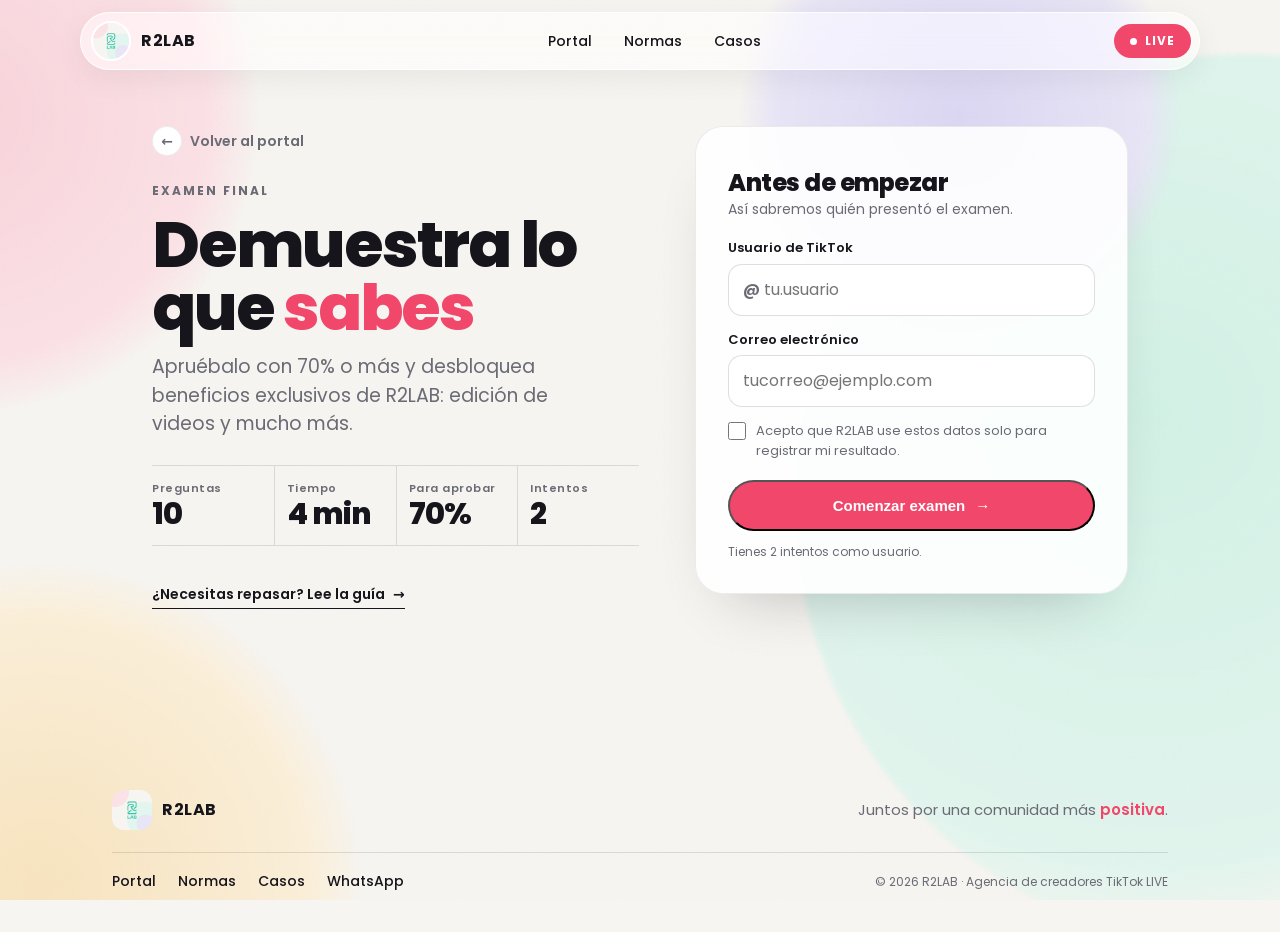
<file: examen.html>
<!DOCTYPE html>
<html lang="es" class="no-js">
<head>
  <meta charset="UTF-8">
  <meta name="viewport" content="width=device-width, initial-scale=1.0">
  <title>Examen final · R2LAB</title>
  <meta name="description" content="Examen final para creadores R2LAB: 10 preguntas en 4 minutos sobre normas de TikTok LIVE. Apruébalo con 70% o más y desbloquea beneficios exclusivos.">
  <meta name="theme-color" content="#F7F5F1">
  <link rel="canonical" href="https://r2lab-creadores.vercel.app/examen">
  <meta property="og:type" content="website">
  <meta property="og:site_name" content="R2LAB">
  <meta property="og:url" content="https://r2lab-creadores.vercel.app/examen">
  <meta property="og:title" content="Examen final · R2LAB">
  <meta property="og:description" content="10 preguntas. Apruébalo con 70% o más y desbloquea beneficios exclusivos.">
  <meta property="og:image" content="https://r2lab-creadores.vercel.app/img/og-image.jpg">
  <meta property="og:image:width" content="1200">
  <meta property="og:image:height" content="630">
  <meta name="twitter:card" content="summary_large_image">
  <link rel="icon" type="image/png" href="img/favicon.png">
  <link rel="apple-touch-icon" href="img/apple-touch-icon.png">
  <link rel="preconnect" href="https://fonts.googleapis.com">
  <link rel="preconnect" href="https://fonts.gstatic.com" crossorigin>
  <link href="https://fonts.googleapis.com/css2?family=Poppins:wght@400;500;600;700;800&display=swap" rel="stylesheet">
  <link rel="stylesheet" href="style.css">
  <link rel="stylesheet" href="examen.css">
  <script>document.documentElement.classList.replace("no-js", "js");try{if(sessionStorage.getItem("r2-curtain")==="1"&&!matchMedia("(prefers-reduced-motion: reduce)").matches)document.documentElement.classList.add("pc-arrive")}catch(e){}</script>
</head>
<body class="page-examen">
  <div class="bg" aria-hidden="true">
    <span class="blob b-mint" data-depth="0.6"></span>
    <span class="blob b-lav" data-depth="1.2"></span>
    <span class="blob b-pink" data-depth="0.9"></span>
    <span class="blob b-cream" data-depth="0.4"></span>
    <div class="grain"></div>
  </div>

  <header class="nav">
    <a class="brand" href="index.html" aria-label="Volver al portal R2LAB">
      <img src="img/logo-badge.png" alt="" width="44" height="44">
      <span>R2LAB</span>
    </a>
    <nav class="nav-links" aria-label="Portal">
      <a href="index.html">Portal</a>
      <a href="normas.html">Normas</a>
      <a href="casos.html">Casos</a>
    </nav>
    <div class="nav-right">
      <span class="live"><i></i>LIVE</span>
    </div>
  </header>

  <main class="exam-wrap">

    <!-- 1 · PRESENTACIÓN Y REGISTRO -->
    <section class="screen" id="s-intro" aria-labelledby="t-intro">
      <div class="intro-grid">
        <div class="intro-copy">
          <a class="back-link" href="index.html#examen"><span>←</span> Volver al portal</a>
          <span class="label">Examen final</span>
          <h1 id="t-intro">Demuestra lo que <em>sabes</em></h1>
          <p class="lead">Apruébalo con 70% o más y desbloquea beneficios exclusivos de R2LAB: edición de videos y mucho más.</p>

          <dl class="facts">
            <div><dt>Preguntas</dt><dd>10</dd></div>
            <div><dt>Tiempo</dt><dd>4 min</dd></div>
            <div><dt>Para aprobar</dt><dd>70%</dd></div>
            <div><dt>Intentos</dt><dd>2</dd></div>
          </dl>

          <div class="topics">
            <a class="t-link" href="normas.html">¿Necesitas repasar? Lee la guía <span>→</span></a>
          </div>
        </div>

        <form class="card start-form" id="start-form" novalidate>
          <h2>Antes de empezar</h2>
          <p class="f-sub">Así sabremos quién presentó el examen.</p>
          <label class="field">
            <span>Usuario de TikTok</span>
            <div class="input at"><b>@</b><input id="f-user" name="usuario" type="text" autocomplete="username" placeholder="tu.usuario" required maxlength="40" spellcheck="false" autocapitalize="off"></div>
            <small class="err" id="e-user"></small>
          </label>
          <label class="field">
            <span>Correo electrónico</span>
            <div class="input"><input id="f-mail" name="correo" type="email" autocomplete="email" placeholder="tucorreo@ejemplo.com" required maxlength="80"></div>
            <small class="err" id="e-mail"></small>
          </label>
          <label class="check">
            <input id="f-ok" type="checkbox" required>
            <span>Acepto que R2LAB use estos datos solo para registrar mi resultado.</span>
          </label>
          <small class="err" id="e-ok"></small>
          <button class="btn btn-coral start-btn" type="submit">Comenzar examen <span>→</span></button>
          <p class="f-note">Tienes 2 intentos como usuario.</p>
        </form>
      </div>
    </section>

    <!-- 2 · PREGUNTAS -->
    <section class="screen" id="s-quiz" hidden aria-live="polite">
      <div class="quiz-top">
        <span class="q-count"><b id="q-num">1</b> / <span id="q-total">10</span></span>
        <div class="q-bar" aria-hidden="true"><span id="q-bar"></span></div>
        <span class="q-timer" id="q-timer" role="timer" aria-label="Tiempo restante">4:00</span>
        <span class="q-user" id="q-user"></span>
      </div>
      <div class="card q-card" id="q-card">
        <span class="q-topic" id="q-topic"></span>
        <h2 class="q-text" id="q-text"></h2>
        <div class="q-opts" id="q-opts" role="group"></div>
        <div class="q-actions">
          <span class="q-hint" id="q-hint">Elige una respuesta</span>
          <button class="btn btn-dark" id="q-next" type="button" disabled>Siguiente <span>→</span></button>
        </div>
      </div>
    </section>

    <!-- 3 · RESULTADO -->
    <section class="screen" id="s-result" hidden>
      <div class="card result">
        <div class="r-gauge" aria-hidden="true">
          <svg viewBox="0 0 200 200"><circle class="g-track" cx="100" cy="100" r="84"/><circle class="g-bar" id="r-bar" cx="100" cy="100" r="84"/></svg>
          <div class="r-val"><div><strong id="r-score">0</strong><span>%</span></div><small id="r-correct"></small></div>
        </div>
        <div class="r-copy">
          <span class="r-badge" id="r-badge"></span>
          <h2 id="r-title"></h2>
          <p id="r-msg"></p>
          <div class="r-actions" id="r-actions"></div>
          <p class="r-meta" id="r-meta"></p>
        </div>
      </div>
      <div class="review" id="review" hidden>
        <h3>Temas para repasar</h3>
        <ol id="review-list"></ol>
      </div>
    </section>

    <!-- 4 · SIN INTENTOS -->
    <section class="screen" id="s-blocked" hidden>
      <div class="card result blocked">
        <div class="r-copy">
          <span class="r-badge muted">Intentos agotados</span>
          <h2>Ya usaste tus 2 intentos</h2>
          <p id="b-msg"></p>
          <div class="r-actions" id="b-actions"></div>
        </div>
      </div>
    </section>
  </main>

  <footer class="footer">
    <div class="f-top">
      <a class="f-brand" href="index.html" aria-label="R2LAB inicio">
        <img src="img/logo-badge.png" alt="" width="40" height="40">
        <span>R2LAB</span>
      </a>
      <p class="f-motto">Juntos por una comunidad más <em>positiva</em>.</p>
    </div>
    <div class="f-bottom">
      <nav class="f-links" aria-label="Pie de página">
        <a href="index.html">Portal</a>
        <a href="normas.html">Normas</a>
        <a href="casos.html">Casos</a>
        <a href="https://wa.me/51998227861?text=Hola%20R2LAB%2C%20tengo%20una%20consulta" target="_blank" rel="noopener">WhatsApp</a>
      </nav>
      <small>© 2026 R2LAB · Agencia de creadores TikTok LIVE</small>
    </div>
  </footer>

  <script src="transition.js" defer></script>
  <script src="https://cdn.jsdelivr.net/npm/gsap@3.13.0/dist/gsap.min.js" defer></script>
  <script src="examen.js" defer></script>
</body>
</html>
</file>
<file: style.css>
/* ==========================================================
   R2LAB · Portal para creadores
   ========================================================== */
:root {
  --bg: #F7F5F1;
  --mint: #E2F5EE;
  --lavender: #E8E5F6;
  --cream: #FBEFD9;
  --pink: #FBE2E6;
  --coral: #F0476B;
  --teal: #2FC4A4;
  --text: #15151B;
  --muted: #6b6b75;
  --line: rgba(21, 21, 27, .08);
  --white: #fff;
  --ease: cubic-bezier(.2, .7, .2, 1);
  --pad: 20px;
}

* { box-sizing: border-box; margin: 0; padding: 0; }
html { scroll-behavior: smooth; -webkit-text-size-adjust: 100%; }
html, body { overflow-x: clip; }
body {
  font-family: "Poppins", system-ui, sans-serif;
  background: var(--bg);
  color: var(--text);
  line-height: 1.5;
  -webkit-font-smoothing: antialiased;
}
a { color: inherit; text-decoration: none; }
em { font-style: normal; color: var(--coral); }
img { display: block; }
::selection { background: var(--coral); color: var(--white); }

/* ---------- Fondo ---------- */
.bg { position: fixed; inset: 0; z-index: -1; pointer-events: none; overflow: hidden; background: var(--bg); }
.blob { position: absolute; border-radius: 50%; filter: blur(2px); will-change: transform; }
.b-mint  { width: 70vmax; height: 70vmax; background: radial-gradient(circle at 40% 40%, #d3f2e6, var(--mint) 60%, transparent 72%); right: -32vmax; top: 6vh; }
.b-lav   { width: 34vmax; height: 34vmax; background: radial-gradient(circle, #dcd7f3, var(--lavender) 60%, transparent 72%); right: 8vw; top: -8vmax; }
.b-pink  { width: 46vmax; height: 46vmax; background: radial-gradient(circle, #f9d3da, var(--pink) 60%, transparent 72%); left: -26vmax; top: -14vmax; }
.b-cream { width: 50vmax; height: 50vmax; background: radial-gradient(circle, #f8e4bf, var(--cream) 60%, transparent 72%); left: -22vmax; bottom: -24vmax; }
.grain {
  position: absolute; inset: -50%;
  background-image: url("data:image/svg+xml,%3Csvg xmlns='http://www.w3.org/2000/svg' width='160' height='160'%3E%3Cfilter id='n'%3E%3CfeTurbulence type='fractalNoise' baseFrequency='.9' numOctaves='2' stitchTiles='stitch'/%3E%3C/filter%3E%3Crect width='100%25' height='100%25' filter='url(%23n)' opacity='.5'/%3E%3C/svg%3E");
  opacity: .07; mix-blend-mode: multiply;
}

/* ---------- Nav ---------- */
.nav {
  position: sticky; top: 12px; z-index: 50;
  display: flex; align-items: center; justify-content: space-between; gap: 16px;
  max-width: 1120px; margin: 12px auto 0; padding: 8px 8px 8px 10px;
  width: calc(100% - 2 * var(--pad));
  background: rgba(255, 255, 255, .55);
  border: 1px solid rgba(255, 255, 255, .8);
  backdrop-filter: blur(14px) saturate(1.4); -webkit-backdrop-filter: blur(14px) saturate(1.4);
  border-radius: 999px;
  box-shadow: 0 8px 30px rgba(21, 21, 27, .06);
}
.brand { display: flex; align-items: center; gap: 10px; font-weight: 700; letter-spacing: .5px; }
.brand img { width: 40px; height: 40px; border-radius: 50%; border: 2px solid var(--white); }
.nav-links { display: none; gap: 4px; }
.nav-links a { font-size: 14px; font-weight: 500; padding: 8px 14px; border-radius: 999px; transition: background .25s; }
.nav-links a:hover { background: rgba(21, 21, 27, .06); }
.live {
  display: inline-flex; align-items: center; gap: 8px;
  background: var(--coral); color: var(--white);
  font-size: 12px; font-weight: 700; letter-spacing: 1px;
  padding: 8px 16px; border-radius: 999px;
}
.live i { width: 7px; height: 7px; border-radius: 50%; background: var(--white); animation: blink 1.4s infinite; }
@keyframes blink { 50% { opacity: .25; } }

.nav-right { display: flex; align-items: center; gap: 8px; }

/* Botón menú (celular) */
.menu-btn {
  position: relative; width: 44px; height: 44px; border-radius: 50%; border: 0; cursor: pointer;
  background: var(--text); display: grid; place-items: center;
}
.menu-btn span { position: absolute; left: 13px; right: 13px; height: 2px; border-radius: 2px; background: var(--white); transition: transform .4s var(--ease), top .4s var(--ease); }
.menu-btn span:first-child { top: 17px; }
.menu-btn span:last-child { top: 25px; }
.menu-open .menu-btn span:first-child { top: 21px; transform: rotate(45deg); }
.menu-open .menu-btn span:last-child { top: 21px; transform: rotate(-45deg); }

/* Panel del menú (celular) */
.mobile-menu {
  position: fixed; inset: 0; z-index: 40;
  display: flex; flex-direction: column; justify-content: flex-end; gap: 28px;
  padding: 110px 24px 36px;
  background: rgba(247, 245, 241, .82);
  backdrop-filter: blur(22px) saturate(1.4); -webkit-backdrop-filter: blur(22px) saturate(1.4);
  visibility: hidden; opacity: 0;
}
.mobile-menu nav { display: flex; flex-direction: column; }
.mobile-menu nav a {
  display: flex; align-items: baseline; gap: 14px;
  font-size: clamp(34px, 10vw, 46px); font-weight: 800; letter-spacing: -.03em; line-height: 1.25;
  padding: 6px 0; border-bottom: 1px solid var(--line);
}
.mobile-menu nav a small { font-size: 12px; font-weight: 700; color: var(--coral); letter-spacing: 1px; min-width: 34px; }
.mobile-menu .mm-wa { width: 100%; }
.no-js .mobile-menu { display: none; }
html.scroll-lock { overflow: hidden; overscroll-behavior: none; }
.mobile-menu { overscroll-behavior: contain; touch-action: none; }
.menu-btn { touch-action: manipulation; }

/* ---------- Hero ---------- */
.hero {
  max-width: 1120px; margin: 0 auto;
  padding: 56px var(--pad) 40px;
  display: grid; gap: 64px; align-items: center;
}
.pill-dark {
  display: inline-flex; align-items: center; gap: 12px;
  background: var(--text); color: var(--white);
  font-size: 13px; font-weight: 600;
  padding: 6px 6px 6px 18px; border-radius: 999px;
}
.pill-dark b { display: grid; place-items: center; width: 26px; height: 26px; border-radius: 50%; background: var(--teal); color: var(--text); font-size: 13px; }
h1 {
  font-size: clamp(42px, 12vw, 92px);
  font-weight: 800; line-height: .98; letter-spacing: -.035em;
  margin: 22px 0 18px;
}
.lead { font-size: 17px; color: var(--muted); max-width: 30ch; }
.ctas { display: flex; flex-wrap: wrap; gap: 10px; margin-top: 28px; }

/* Split text (palabras) */
.split .w { display: inline-block; overflow: hidden; vertical-align: top; padding-bottom: .08em; margin-bottom: -.08em; }
.split .w > span { display: inline-block; will-change: transform; }

/* Botones */
.btn {
  position: relative; display: inline-flex; align-items: center; justify-content: center; gap: 10px;
  font-weight: 600; font-size: 15px;
  padding: 15px 26px; border-radius: 999px;
  transition: background .3s var(--ease), box-shadow .3s var(--ease), color .3s;
  will-change: transform;
}
.btn span { display: inline-block; transition: transform .35s var(--ease); }
.btn:hover span { transform: translateX(4px); }
.btn-dark { background: var(--text); color: var(--white); }
.btn-dark:hover { box-shadow: 0 12px 28px rgba(21, 21, 27, .25); }
.btn-ghost { background: rgba(255, 255, 255, .7); border: 1px solid var(--line); }
.btn-ghost:hover { background: var(--white); }
.btn-coral { background: var(--coral); color: var(--white); }
.btn-coral:hover { box-shadow: 0 12px 28px rgba(240, 71, 107, .35); }
.btn-teal { background: var(--teal); color: var(--text); }
.btn-teal:hover { box-shadow: 0 12px 28px rgba(47, 196, 164, .35); }

/* Teléfono */
.hero-visual { position: relative; display: grid; place-items: center; padding: 10px 0 30px; perspective: 1200px; }
.phone {
  position: relative; width: min(270px, 72vw); aspect-ratio: 9 / 18.5;
  border-radius: 44px; padding: 10px;
  background: linear-gradient(145deg, #2a2a33, #0e0e12);
  box-shadow: 0 40px 80px -20px rgba(21, 21, 27, .45), inset 0 0 0 2px rgba(255, 255, 255, .06);
  transform-style: preserve-3d; will-change: transform;
}
.phone::before { content: ""; position: absolute; top: 18px; left: 50%; translate: -50% 0; width: 80px; height: 22px; border-radius: 20px; background: #0e0e12; z-index: 3; }
.phone-screen {
  position: relative; height: 100%; border-radius: 34px; overflow: hidden;
  background:
    radial-gradient(120% 60% at 20% 10%, #fde3e8 0%, transparent 60%),
    radial-gradient(100% 60% at 90% 40%, #dff5ec 0%, transparent 60%),
    radial-gradient(100% 70% at 30% 100%, #e6e1f7 0%, transparent 60%),
    #f7f2ee;
}
.ph-top { position: absolute; top: 48px; left: 12px; right: 12px; display: flex; justify-content: space-between; align-items: center; z-index: 2; }
.ph-user { display: flex; align-items: center; gap: 8px; background: rgba(255, 255, 255, .75); border-radius: 999px; padding: 4px 12px 4px 4px; backdrop-filter: blur(8px); -webkit-backdrop-filter: blur(8px); }
.ph-user img { width: 30px; height: 30px; border-radius: 50%; }
.ph-user b { display: block; font-size: 11px; line-height: 1.1; }
.ph-user small { font-size: 10px; color: var(--muted); }
.ph-live { background: var(--coral); color: var(--white); font-size: 10px; font-weight: 700; letter-spacing: 1px; padding: 4px 10px; border-radius: 6px; }
.ph-stage { position: absolute; inset: 0 0 18% 0; display: grid; place-items: center; }
.ring { position: absolute; border-radius: 50%; border: 2px solid rgba(47, 196, 164, .35); }
.r1 { width: 110px; height: 110px; background: rgba(47, 196, 164, .12); }
.ph-avatar { position: relative; width: 84px; height: 84px; border-radius: 50%; border: 3px solid var(--white); box-shadow: 0 10px 24px rgba(21, 21, 27, .15); }
.r2 { width: 150px; height: 150px; }
.r3 { width: 210px; height: 210px; border-color: rgba(240, 71, 107, .25); }
.ph-chat { position: absolute; left: 12px; right: 56px; bottom: 18px; display: flex; flex-direction: column; gap: 6px; z-index: 2; }
.msg { font-size: 11px; line-height: 1.35; background: rgba(21, 21, 27, .72); color: var(--white); padding: 7px 11px; border-radius: 14px; width: fit-content; max-width: 100%; backdrop-filter: blur(6px); -webkit-backdrop-filter: blur(6px); }
.msg b { color: #9ef0dc; font-weight: 600; margin-right: 4px; }
.hearts { position: absolute; right: 14px; bottom: 24px; width: 40px; height: 1px; z-index: 2; }
.heart { position: absolute; bottom: 0; left: 50%; width: 22px; height: 22px; pointer-events: none; }
.heart svg { width: 100%; height: 100%; fill: currentColor; filter: drop-shadow(0 2px 4px rgba(21, 21, 27, .15)); }

.float-chip {
  position: absolute; z-index: 2;
  display: inline-flex; align-items: center; gap: 8px;
  background: rgba(255, 255, 255, .85); backdrop-filter: blur(10px); -webkit-backdrop-filter: blur(10px);
  border: 1px solid rgba(255, 255, 255, .9);
  font-size: 13px; font-weight: 500; padding: 10px 16px; border-radius: 16px;
  box-shadow: 0 14px 30px rgba(21, 21, 27, .10);
  will-change: transform;
}
.float-chip b { font-size: 18px; font-weight: 800; color: var(--coral); }
.c1 { left: 0; top: 30%; }
.c2 { right: 0; top: 46%; }
.c3 { left: 0; bottom: 30%; }
.dot { display: inline-block; width: 8px; height: 8px; border-radius: 50%; }
.dot.teal { background: var(--teal); box-shadow: 0 0 0 4px rgba(47, 196, 164, .2); }

/* ---------- Marquee ---------- */
.marquee { background: var(--text); color: var(--white); overflow: hidden; padding: 18px 0; transform: rotate(-2deg) scale(1.04); margin: 30px 0 10px; }
.marquee-track { display: flex; align-items: center; gap: 28px; width: max-content; animation: marquee 28s linear infinite; }
.marquee span { font-size: clamp(22px, 5vw, 40px); font-weight: 700; letter-spacing: -.02em; white-space: nowrap; }
.marquee b { flex: none; width: 10px; height: 10px; border-radius: 50%; background: var(--teal); }
@keyframes marquee { to { transform: translateX(-50%); } }

/* ---------- Secciones ---------- */
main { max-width: 1120px; margin: 0 auto; padding: 0 var(--pad); }
.section { padding: 72px 0 24px; scroll-margin-top: 80px; }
.sec-head { margin-bottom: 28px; }
.label { display: inline-flex; align-items: center; gap: 10px; font-size: 12px; font-weight: 700; letter-spacing: 2px; text-transform: uppercase; color: var(--muted); }
h2 { font-size: clamp(32px, 8vw, 60px); font-weight: 800; line-height: 1.02; letter-spacing: -.03em; margin-top: 12px; }

/* Meta */
.meta-grid { display: grid; gap: 12px; grid-template-columns: 1fr 1fr; }
.cal-card { grid-column: 1 / -1; background: rgba(255, 255, 255, .75); border: 1px solid rgba(255, 255, 255, .9); border-radius: 28px; padding: 22px; box-shadow: 0 20px 50px -20px rgba(21, 21, 27, .12); }
.cal-head { display: flex; justify-content: space-between; align-items: baseline; margin-bottom: 16px; }
.cal-head span { color: var(--muted); font-size: 14px; }
.cal-head strong { color: var(--coral); font-size: 22px; font-weight: 800; }
.cal { display: grid; grid-template-columns: repeat(7, 1fr); gap: 6px; }
.day { aspect-ratio: 1; border-radius: 10px; display: grid; place-items: center; font-size: 12px; font-weight: 600; color: #a5a5ae; background: rgba(21, 21, 27, .04); }
.day.on { background: var(--teal); color: var(--white); }
.stat { border-radius: 28px; padding: 24px 22px; }
.stat strong { display: block; font-size: clamp(48px, 13vw, 84px); font-weight: 800; line-height: .95; letter-spacing: -.04em; }
.stat > span { display: block; margin-top: 10px; font-size: 14px; color: var(--muted); line-height: 1.35; }
.mint { background: var(--mint); }
.pink { background: var(--pink); }
.lav { background: var(--lavender); }
.cream { background: var(--cream); }

/* Intranet (creadores top) */
.section-tight { padding-top: 48px; }
.vip {
  position: relative; overflow: hidden; isolation: isolate;
  display: grid; grid-template-columns: minmax(0, 1fr); gap: 22px; align-items: center;
  padding: 30px 20px; border-radius: 32px; color: var(--white);
  background: linear-gradient(125deg, #15151B 0%, #2a1f3d 45%, #F0476B 120%);
  box-shadow: 0 30px 60px -24px rgba(240, 71, 107, .45);
}
.vip-glow { position: absolute; inset: -40%; z-index: -1; background: conic-gradient(from 0deg, transparent 0 60%, rgba(47, 196, 164, .35) 70%, transparent 80%, rgba(240, 71, 107, .4) 90%, transparent); animation: spin 9s linear infinite; }
@keyframes spin { to { transform: rotate(360deg); } }
.vip::after { content: ""; position: absolute; inset: 1px; z-index: -1; border-radius: 31px; background: linear-gradient(125deg, rgba(21, 21, 27, .96), rgba(42, 31, 61, .94) 55%, rgba(240, 71, 107, .85) 130%); }
.vip-icon { display: grid; place-items: center; width: 58px; height: 58px; border-radius: 18px; background: rgba(255, 255, 255, .1); border: 1px solid rgba(255, 255, 255, .18); }
.vip-icon svg { width: 28px; height: 28px; fill: none; stroke: var(--white); stroke-width: 1.8; stroke-linecap: round; stroke-linejoin: round; }
.vip-tag { display: inline-block; font-size: 12px; font-weight: 700; letter-spacing: 1px; text-transform: uppercase; color: #ffd27a; }
.vip h2 { font-size: clamp(28px, 7vw, 46px); margin-top: 8px; }
.vip h2 em { color: #ff8aa3; }
.vip p { color: #cfcfd8; margin-top: 10px; font-size: 16px; }
.vip p b { color: var(--white); }
.vip-cta { display: flex; flex-direction: column; align-items: stretch; gap: 12px; }
.vip-label { flex: 1; min-width: 0; }
.vip > * { min-width: 0; }
.btn-vip {
  position: relative; isolation: isolate; overflow: hidden;
  display: inline-flex; align-items: center; gap: 12px;
  padding: 10px 10px 10px 12px; border-radius: 999px;
  color: var(--text);
  background: linear-gradient(100deg, #ffd27a, #ff9fb3 35%, #9ef0dc 65%, #ffd27a);
  background-size: 250% 100%;
  animation: vipFlow 6s linear infinite, vipGlow 2.6s ease-in-out infinite;
  box-shadow: 0 0 0 1px rgba(255, 255, 255, .5) inset, 0 14px 34px -8px rgba(255, 159, 179, .65);
  transition: transform .4s var(--ease);
  will-change: transform;
}
.btn-vip::before { /* destello que cruza el botón */
  content: ""; position: absolute; inset: 0; z-index: -1;
  background: linear-gradient(110deg, transparent 35%, rgba(255, 255, 255, .85) 50%, transparent 65%);
  transform: translateX(-120%); animation: vipShine 3.2s ease-in-out infinite;
}
@keyframes vipFlow { to { background-position: -250% 0; } }
@keyframes vipShine { 0%, 55% { transform: translateX(-120%); } 85%, 100% { transform: translateX(120%); } }
@keyframes vipGlow { 50% { box-shadow: 0 0 0 1px rgba(255, 255, 255, .6) inset, 0 18px 46px -6px rgba(158, 240, 220, .75); } }
.vip-lock { display: grid; place-items: center; width: 44px; height: 44px; border-radius: 50%; background: var(--text); flex: none; }
.vip-lock svg { width: 22px; height: 22px; fill: none; stroke: #ffd27a; stroke-width: 2; stroke-linecap: round; stroke-linejoin: round; overflow: visible; }
.vip-lock .shackle { transition: transform .45s cubic-bezier(.5, -0.6, .3, 1.6); transform-origin: 16px 11px; }
.vip-label { display: flex; flex-direction: column; line-height: 1.15; padding-right: 4px; }
.vip-label b { font-size: clamp(14px, 3.9vw, 18px); white-space: nowrap; font-weight: 700; }
.vip-label small { font-size: 11px; font-weight: 600; letter-spacing: 1px; text-transform: uppercase; opacity: .65; }
.vip-arrow { display: grid; place-items: center; width: 44px; height: 44px; border-radius: 50%; background: var(--white); font-size: 18px; font-weight: 700; flex: none; transition: transform .4s var(--ease); }
.btn-vip:hover { transform: scale(1.04); }
.btn-vip:hover .shackle { transform: translate(-1px, -3px) rotate(-28deg); }
.btn-vip:hover .vip-arrow { transform: translateX(4px) rotate(-45deg); }
.btn-vip:active { transform: scale(.97); }
.vip-note { font-size: 12px; color: #cfcfd8; letter-spacing: .3px; padding-left: 8px; }

/* Recursos */
.res-list { display: grid; gap: 12px; }
.res {
  position: relative; overflow: hidden;
  display: flex; align-items: center; gap: 14px;
  padding: 18px; border-radius: 24px;
  transition: transform .4s var(--ease), box-shadow .4s var(--ease);
}
.res::after { content: ""; position: absolute; inset: 0; background: linear-gradient(110deg, transparent 30%, rgba(255, 255, 255, .55) 50%, transparent 70%); transform: translateX(-100%); transition: transform .8s var(--ease); }
.res:hover { transform: translateY(-4px); box-shadow: 0 20px 40px -12px rgba(21, 21, 27, .18); }
.res:hover::after { transform: translateX(100%); }
.res:active { transform: scale(.98); }
.res-num { font-size: 12px; font-weight: 700; color: rgba(21, 21, 27, .35); width: 18px; flex: none; }
.res-icon { flex: none; display: grid; place-items: center; width: 50px; height: 50px; border-radius: 16px; background: var(--white); }
.res-icon svg { width: 24px; height: 24px; fill: none; stroke: var(--text); stroke-width: 1.8; stroke-linecap: round; stroke-linejoin: round; }
.res-text { flex: 1; display: flex; flex-direction: column; min-width: 0; }
.res-text b { font-size: 15px; font-weight: 600; line-height: 1.3; }
.res-text small { font-size: 13px; color: var(--muted); }
.arrow { flex: none; display: grid; place-items: center; width: 40px; height: 40px; border-radius: 50%; background: var(--text); color: var(--white); font-size: 14px; transition: background .3s, transform .4s var(--ease); }
.res:hover .arrow { background: var(--coral); transform: translateX(4px) scale(1.08); }

/* Examen */
.exam { display: grid; gap: 28px; align-items: center; background: var(--lavender); border-radius: 32px; padding: 32px 24px; position: relative; overflow: hidden; }
.exam p { color: var(--muted); margin: 12px 0 24px; font-size: 17px; }
.exam p b { color: var(--text); }
.exam .exam-facts { margin: 14px 0 0; font-size: 13px; font-weight: 600; color: var(--muted); letter-spacing: .3px; }
.gauge { position: relative; width: min(240px, 70vw); justify-self: center; }
.gauge svg { width: 100%; transform: rotate(-90deg); }
.gauge circle { fill: none; stroke-width: 16; stroke-linecap: round; }
.g-track { stroke: rgba(255, 255, 255, .8); }
.g-bar { stroke: var(--coral); stroke-dasharray: 527.79; stroke-dashoffset: 158.34; }
.g-val { position: absolute; inset: 0; display: flex; flex-direction: column; align-items: center; justify-content: center; }
.g-val strong { font-size: 64px; font-weight: 800; letter-spacing: -.04em; line-height: 1; }
.g-val span { font-size: 28px; font-weight: 800; color: var(--coral); }
.g-val small { font-size: 13px; color: var(--muted); margin-top: 4px; }

/* ---------- Casos de éxito: adelanto en el inicio ---------- */
.t2 { display: grid; gap: 26px; align-items: end; }
.t2 h2 { font-size: clamp(40px, 11vw, 72px); margin-top: 10px; }
.t2-sub { color: var(--muted); font-size: 16px; margin-top: 8px; }
.t2-link { display: inline-flex; align-items: center; gap: 10px; margin-top: 18px; font-weight: 600; font-size: 15px; padding-bottom: 4px; border-bottom: 1.5px solid var(--text); }
.t2-link span { transition: translate .35s var(--ease); }
.t2-link:hover span { translate: 5px 0; }
.t2-people { display: grid; grid-template-columns: repeat(3, 1fr); gap: 10px; }
.person {
  position: relative; display: block; overflow: hidden;
  aspect-ratio: 3 / 4; border-radius: 22px; background: var(--mint);
  box-shadow: 0 24px 50px -28px rgba(21, 21, 27, .45);
}
.person:nth-child(2) { background: var(--pink); }
.person:nth-child(3) { background: var(--cream); }
.person img { position: absolute; left: 0; top: -6%; width: 100%; height: 112%; object-fit: cover; object-position: center top; transition: scale .9s var(--ease); }
.person::after { content: ""; position: absolute; inset: 45% 0 0 0; background: linear-gradient(to top, rgba(21, 21, 27, .7), transparent); pointer-events: none; }
.p-info { position: absolute; left: 12px; right: 12px; bottom: 12px; z-index: 1; display: flex; flex-direction: column; color: var(--white); line-height: 1.2; }
.p-info b { font-size: clamp(14px, 3.8vw, 18px); font-weight: 700; }
.p-info small { font-size: 11px; opacity: .8; }
.p-go { position: absolute; top: 10px; right: 10px; z-index: 1; display: grid; place-items: center; width: 30px; height: 30px; border-radius: 50%; background: rgba(255, 255, 255, .92); color: var(--text); font-size: 14px; opacity: 0; translate: 0 -6px; transition: opacity .35s, translate .35s var(--ease); }
.person:hover img { scale: 1.06; }
.person:hover .p-go { opacity: 1; translate: 0 0; }

/* ---------- Casos de éxito ---------- */
.sec-lead { color: var(--muted); font-size: 17px; margin-top: 12px; max-width: 46ch; }

.steps { display: grid; gap: 10px; margin-top: 32px; }
.step { display: flex; gap: 16px; align-items: flex-start; border-radius: 22px; padding: 18px 20px; }
.step > b { font-size: 26px; font-weight: 800; line-height: 1; letter-spacing: -.03em; color: var(--coral); }
.step.mint > b { color: var(--teal); }
.step.cream > b { color: #D99A14; }
.step h4 { font-size: 16px; font-weight: 700; }
.step p { font-size: 14px; color: var(--muted); }
.cases-quote { margin-top: 28px; font-size: clamp(24px, 6vw, 40px); font-weight: 800; letter-spacing: -.03em; line-height: 1.1; max-width: 22ch; }

/* ---------- Soporte ---------- */
.support { display: grid; gap: 32px; background: var(--text); color: var(--white); border-radius: 32px; padding: 34px 24px; position: relative; overflow: hidden; }
.support::before { content: ""; position: absolute; width: 380px; height: 380px; right: -140px; top: -160px; border-radius: 50%; background: radial-gradient(circle, rgba(47, 196, 164, .35), transparent 65%); }
.support p { color: #b9b9c3; margin: 12px 0 24px; font-size: 17px; }
.support h2 em { color: var(--teal); }
.tag { display: inline-block; font-size: 12px; font-weight: 700; letter-spacing: 1px; padding: 6px 14px; border-radius: 999px; background: rgba(47, 196, 164, .18); color: var(--teal); }
.bubbles { display: flex; flex-direction: column; gap: 10px; position: relative; }
.bubble { max-width: 85%; font-size: 14px; padding: 12px 16px; border-radius: 20px; width: fit-content; }
.b-in { background: rgba(255, 255, 255, .1); border-bottom-left-radius: 6px; }
.b-out { background: var(--teal); color: var(--text); align-self: flex-end; border-bottom-right-radius: 6px; font-weight: 500; }
.b-typing { display: flex; gap: 5px; background: rgba(255, 255, 255, .1); padding: 14px 16px; }
.b-typing i { width: 7px; height: 7px; border-radius: 50%; background: #b9b9c3; animation: typing 1.2s infinite; }
.b-typing i:nth-child(2) { animation-delay: .15s; }
.b-typing i:nth-child(3) { animation-delay: .3s; }
@keyframes typing { 0%, 60%, 100% { transform: translateY(0); opacity: .5; } 30% { transform: translateY(-5px); opacity: 1; } }

/* Footer */
.footer { max-width: 1120px; margin: 0 auto; padding: 90px var(--pad) 100px; }
.f-top { display: flex; flex-wrap: wrap; align-items: center; justify-content: space-between; gap: 14px 24px; padding-bottom: 22px; border-bottom: 1px solid rgba(21, 21, 27, .12); }
.f-brand { display: inline-flex; align-items: center; gap: 10px; font-weight: 700; letter-spacing: .5px; }
.f-brand img { width: 40px; height: 40px; border-radius: 12px; }
.f-motto { font-size: 15px; color: var(--muted); }
.f-motto em { font-weight: 600; }
.f-bottom { display: flex; flex-wrap: wrap; align-items: center; justify-content: space-between; gap: 12px 24px; padding-top: 18px; }
.f-links { display: flex; flex-wrap: wrap; gap: 6px 22px; }
.f-links a { font-size: 14px; font-weight: 500; position: relative; }
.f-links a::after { content: ""; position: absolute; left: 0; right: 0; bottom: -3px; height: 1px; background: currentColor; transform: scaleX(0); transform-origin: left; transition: transform .4s var(--ease); }
.f-links a:hover::after { transform: scaleX(1); }
.footer small { font-size: 12px; color: var(--muted); }

/* ---------- Transición entre páginas ---------- */
/* Velo suave del color de la página con el logo: aparece y desaparece rápido. */
.page-curtain { position: fixed; inset: 0; z-index: 200; pointer-events: none; }
.pc-layer { position: absolute; inset: 0; display: grid; place-items: center; background: var(--bg); opacity: 0; transition: opacity .28s ease; }
.pc-mark { display: flex; flex-direction: column; align-items: center; gap: 12px; transform: scale(.94); transition: transform .35s cubic-bezier(.2, .7, .2, 1); }
.pc-mark img { width: 56px; height: 56px; border-radius: 16px; box-shadow: 0 10px 26px rgba(21, 21, 27, .1); }
.pc-mark i { display: block; width: 56px; height: 3px; border-radius: 3px; background: rgba(21, 21, 27, .08); overflow: hidden; position: relative; }
.pc-mark i::after { content: ""; position: absolute; inset: 0; background: #A3B8F3; transform: scaleX(0); transform-origin: left; transition: transform .35s ease .05s; }

/* Franja azul que cruza la pantalla una sola vez (por encima del velo) */
.pc-band { position: absolute; z-index: 1; left: 0; right: 0; top: 50%; height: 16vh; margin-top: -8vh; background: #A3B8F3; transform: translateY(70vh); transition: transform .8s cubic-bezier(.45, .05, .3, 1); will-change: transform; }

.page-curtain.is-covering { pointer-events: auto; }
.page-curtain.is-covering .pc-layer { opacity: 1; transition-duration: .4s; transition-delay: .2s; }
.page-curtain.is-covering .pc-band { transform: translateY(-70vh); }
.page-curtain.is-covering .pc-mark { transform: none; }
.page-curtain.is-covering .pc-mark i::after { transform: scaleX(1); }
.page-curtain.is-leaving .pc-layer { opacity: 0; transition-duration: .35s; }
.page-curtain.is-leaving .pc-band { transform: translateY(-70vh); transition: none; }
.page-curtain.no-anim, .page-curtain.no-anim * { transition: none !important; }

/* Mientras carga la página nueva: el mismo velo desde el primer instante (sin destello) */
html.pc-arrive::after {
  content: ""; position: fixed; inset: 0; z-index: 199;
  background: url("img/logo-badge.png") 50% calc(50% - 7.5px) / 56px 56px no-repeat, var(--bg);
  animation: pcSafety .3s ease 2s forwards;
}
@keyframes pcSafety { to { opacity: 0; visibility: hidden; } }

/* ---------- Ventana de video ---------- */
.vmodal { position: fixed; inset: 0; z-index: 100; display: grid; place-items: center; padding: 16px; }
.vmodal[hidden] { display: none; }
.vm-backdrop { position: absolute; inset: 0; background: rgba(21, 21, 27, .72); backdrop-filter: blur(8px); -webkit-backdrop-filter: blur(8px); }
.vm-box { position: relative; width: min(920px, 100%); background: var(--text); border-radius: 26px; padding: 14px; box-shadow: 0 40px 80px rgba(0, 0, 0, .4); }
.vm-head { display: flex; align-items: center; justify-content: space-between; gap: 12px; color: var(--white); padding: 4px 6px 12px 10px; }
.vm-head b { font-size: 16px; font-weight: 600; }
.vm-close { width: 40px; height: 40px; border-radius: 50%; border: 0; cursor: pointer; background: rgba(255, 255, 255, .12); color: var(--white); font-size: 16px; transition: background .25s, transform .3s var(--ease); }
.vm-close:hover { background: var(--coral); transform: rotate(90deg); }
.vm-frame { position: relative; aspect-ratio: 16 / 9; border-radius: 16px; overflow: hidden; background: #000; }
.vm-frame.vertical { aspect-ratio: 9 / 16; max-height: 78vh; margin: 0 auto; }
.vm-frame iframe { position: absolute; inset: 0; width: 100%; height: 100%; border: 0; }
.vm-soon { position: absolute; inset: 0; display: grid; place-content: center; gap: 10px; text-align: center; color: var(--white); padding: 24px;
  background: radial-gradient(60% 80% at 20% 20%, rgba(240, 71, 107, .35), transparent 60%), radial-gradient(60% 80% at 80% 80%, rgba(47, 196, 164, .35), transparent 60%), #1c1c24; }
.vm-soon strong { font-size: clamp(24px, 6vw, 36px); font-weight: 800; letter-spacing: -.02em; }
.vm-soon span { color: #b9b9c3; font-size: 15px; }
.vm-soon i { display: grid; place-items: center; }
.vm-soon i svg { width: 46px; height: 46px; fill: none; stroke: var(--white); stroke-width: 1.4; stroke-linejoin: round; }

/* ---------- WhatsApp flotante ---------- */
.wa-float {
  position: fixed; right: 18px; bottom: 18px; z-index: 60;
  display: grid; place-items: center; width: 60px; height: 60px; border-radius: 50%;
  background: #25D366; color: var(--white);
  box-shadow: 0 14px 30px -6px rgba(37, 211, 102, .6);
  transition: transform .35s var(--ease);
}
.wa-float::before { content: ""; position: absolute; inset: 0; border-radius: 50%; background: #25D366; z-index: -1; animation: waPing 2.4s cubic-bezier(0, 0, .2, 1) infinite; }
@keyframes waPing { 70%, 100% { transform: scale(1.6); opacity: 0; } 0% { opacity: .5; } }
.wa-float svg { width: 32px; height: 32px; fill: currentColor; }
.wa-float:hover { transform: scale(1.08); }
.wa-tip {
  position: absolute; right: 72px; white-space: nowrap;
  background: var(--text); color: var(--white); font-size: 13px; font-weight: 600;
  padding: 8px 14px; border-radius: 999px; pointer-events: none;
  opacity: 0; transform: translateX(8px); transition: opacity .3s, transform .3s var(--ease);
}
.wa-float:hover .wa-tip, .wa-float.tip .wa-tip { opacity: 1; transform: none; }
.js .wa-float { opacity: 0; visibility: hidden; transform: scale(.6); }
.js .wa-float.show { opacity: 1; visibility: visible; transform: none; transition: opacity .4s, transform .5s cubic-bezier(.3, 1.6, .5, 1), visibility 0s; }
.js .wa-float.show:hover { transform: scale(1.08); }

/* Estado inicial (solo con JS, evita parpadeo) */
.js [data-intro], .js .hero-visual, .js .hero h1 { visibility: hidden; }

/* ---------- Escritorio ---------- */
@media (min-width: 860px) {
  :root { --pad: 32px; }
  .nav-links { display: flex; }
  .menu-btn, .mobile-menu { display: none; }
  .hero { grid-template-columns: 1.15fr .85fr; padding-top: 80px; min-height: calc(100vh - 80px); }
  .lead { font-size: 19px; }
  .phone { width: 290px; }
  .c1 { left: -8%; top: 16%; }
  .c2 { right: -6%; }
  .c3 { left: -14%; }
  .meta-grid { grid-template-columns: 1.4fr 1fr 1fr; }
  .cal-card { grid-column: auto; }
  .stat { display: flex; flex-direction: column; justify-content: flex-end; padding: 30px; }
  .res-list { grid-template-columns: 1fr 1fr; }
  .exam, .support { grid-template-columns: 1.2fr .8fr; padding: 56px; }
  .vip { grid-template-columns: auto 1fr auto; gap: 32px; padding: 44px 48px; }
  .vip-cta { align-items: flex-start; }
  
  .steps { grid-template-columns: repeat(3, 1fr); }
  .t2 { grid-template-columns: .8fr 1.2fr; gap: 48px; }
  .footer { padding-bottom: 40px; }
  .t2-people { gap: 14px; }
  .p-info { left: 16px; bottom: 16px; }
  .p-info small { font-size: 12px; }
  
  
  .btn-vip { gap: 14px; padding: 12px 12px 12px 14px; }
  .vip-lock, .vip-arrow { width: 48px; height: 48px; }
  .section-tight { padding-top: 64px; }
  .section { padding-top: 110px; }
}

@media (prefers-reduced-motion: reduce) {
  *, *::before, *::after { animation: none !important; transition: none !important; }
  html { scroll-behavior: auto; }
}
.vm-frame.vertical { width: min(100%, calc(78vh * 9 / 16)); }
.vm-box:has(.vm-frame.vertical) { width: min(460px, 100%); }
</file>
<file: examen.css>
/* ==========================================================
   R2LAB · Examen final
   Usa las variables y componentes de style.css
   ========================================================== */
.exam-wrap { max-width: 1040px; margin: 0 auto; padding: 36px var(--pad) 0; min-height: 70vh; }
.screen[hidden] { display: none; }
.card { background: rgba(255, 255, 255, .88); border: 1px solid rgba(21, 21, 27, .08); border-radius: 28px; box-shadow: 0 30px 60px -36px rgba(21, 21, 27, .3); }

.back-link { display: flex; width: fit-content; align-items: center; gap: 8px; font-size: 14px; font-weight: 600; color: var(--muted); margin-bottom: 22px; }
.back-link span { display: grid; place-items: center; width: 30px; height: 30px; border-radius: 50%; background: var(--white); border: 1px solid var(--line); transition: translate .3s var(--ease); }
.back-link:hover span { translate: -3px 0; }

/* ---------- Presentación ---------- */
.intro-grid { display: grid; gap: 28px; }
.intro-copy h1 { font-size: clamp(38px, 10vw, 64px); margin: 12px 0 14px; max-width: 12ch; }
.intro-copy .lead { max-width: 38ch; }

.facts { display: grid; grid-template-columns: repeat(4, 1fr); margin-top: 26px; border-top: 1px solid rgba(21, 21, 27, .12); border-bottom: 1px solid rgba(21, 21, 27, .12); }
.facts div { padding: 14px 0 14px 12px; border-left: 1px solid rgba(21, 21, 27, .12); }
.facts div:first-child { border-left: 0; padding-left: 0; }
.facts dt { font-size: 11px; font-weight: 600; letter-spacing: .5px; color: var(--muted); }
.facts dd { font-size: clamp(22px, 6vw, 30px); font-weight: 800; letter-spacing: -.03em; line-height: 1.1; margin-top: 2px; }

.topics { margin-top: 22px; }
.t-k { font-size: 11px; font-weight: 700; letter-spacing: 1.5px; text-transform: uppercase; color: var(--muted); }
.topics ul { list-style: none; display: flex; flex-wrap: wrap; gap: 6px; margin-top: 10px; }
.topics li { font-size: 13px; font-weight: 500; padding: 6px 12px; border-radius: 999px; border: 1px solid rgba(21, 21, 27, .16); }
.t-link { display: inline-flex; gap: 8px; margin-top: 16px; font-size: 14px; font-weight: 600; border-bottom: 1.5px solid var(--text); padding-bottom: 3px; }
.t-link span { transition: translate .3s var(--ease); }
.t-link:hover span { translate: 4px 0; }

/* Formulario */
.start-form { padding: 26px 22px; align-self: start; }
.start-form h2 { font-size: 24px; font-weight: 800; letter-spacing: -.02em; }
.f-sub { color: var(--muted); font-size: 14px; margin: 4px 0 18px; }
.field { display: block; margin-bottom: 14px; }
.field > span { display: block; font-size: 13px; font-weight: 600; margin-bottom: 6px; }
.input { display: flex; align-items: center; background: var(--white); border: 1.5px solid rgba(21, 21, 27, .14); border-radius: 14px; transition: border-color .25s, box-shadow .25s; }
.input:focus-within { border-color: var(--text); box-shadow: 0 0 0 4px rgba(21, 21, 27, .06); }
.input b { padding-left: 14px; color: var(--muted); font-weight: 600; }
.input input { flex: 1; min-width: 0; border: 0; outline: 0; background: none; font: inherit; font-size: 16px; padding: 13px 14px; color: var(--text); }
.input.at input { padding-left: 4px; }
.field.bad .input { border-color: var(--coral); }
.err { display: block; min-height: 0; font-size: 12px; color: #c22a4f; margin-top: 4px; }
.check { display: flex; gap: 10px; align-items: flex-start; font-size: 13px; color: var(--muted); cursor: pointer; margin-top: 4px; }
.check input { width: 18px; height: 18px; margin-top: 1px; accent-color: var(--teal); flex: none; }
.start-btn { width: 100%; margin-top: 16px; }
.f-note { font-size: 12px; color: var(--muted); margin-top: 12px; line-height: 1.5; }

/* ---------- Preguntas ---------- */
.quiz-top { display: flex; align-items: center; gap: 14px; margin-bottom: 18px; }
.q-count { font-size: 14px; font-weight: 600; color: var(--muted); font-variant-numeric: tabular-nums; white-space: nowrap; }
.q-count b { color: var(--text); font-size: 18px; }
.q-bar { flex: 1; height: 6px; border-radius: 999px; background: rgba(21, 21, 27, .08); overflow: hidden; }
.q-bar span { display: block; height: 100%; width: 100%; border-radius: 999px; background: linear-gradient(90deg, var(--teal), var(--coral)); transform-origin: left; transform: scaleX(0); transition: transform .6s var(--ease); }
.q-timer { display: inline-flex; align-items: center; gap: 6px; font-size: 15px; font-weight: 800; font-variant-numeric: tabular-nums; padding: 6px 12px; border-radius: 999px; background: var(--white); border: 1px solid rgba(21, 21, 27, .1); transition: background .3s, color .3s; }
.q-timer::before { content: ""; width: 8px; height: 8px; border-radius: 50%; background: var(--teal); }
.q-timer.low { background: var(--coral); color: var(--white); border-color: var(--coral); animation: tick 1s steps(1) infinite; }
.q-timer.low::before { background: var(--white); }
@keyframes tick { 50% { opacity: .75; } }
.q-user { display: none; font-size: 13px; font-weight: 600; color: var(--muted); white-space: nowrap; max-width: 30%; overflow: hidden; text-overflow: ellipsis; }

.q-card { padding: 26px 22px; }
.q-topic { font-size: 12px; font-weight: 700; letter-spacing: 1.5px; text-transform: uppercase; color: var(--coral); }
.q-text { font-size: clamp(22px, 6vw, 32px); font-weight: 800; letter-spacing: -.025em; line-height: 1.15; margin: 10px 0 22px; max-width: 26ch; }
.q-opts { display: grid; gap: 10px; }
.opt {
  display: flex; align-items: center; gap: 14px; width: 100%; text-align: left;
  font: inherit; font-size: 16px; font-weight: 500; color: var(--text);
  background: var(--white); border: 1.5px solid rgba(21, 21, 27, .12); border-radius: 16px;
  padding: 14px 16px; cursor: pointer;
  transition: border-color .25s, background .25s, translate .3s var(--ease);
}
.opt:hover:not(:disabled) { border-color: var(--text); translate: 3px 0; }
.opt .key { flex: none; display: grid; place-items: center; width: 30px; height: 30px; border-radius: 10px; background: var(--bg); font-size: 13px; font-weight: 700; transition: background .25s, color .25s; }
.opt:disabled { cursor: default; }
.opt.is-picked { border-color: var(--text); background: var(--text); color: var(--white); }
.opt.is-picked .key { background: var(--white); color: var(--text); }
.opt.is-right { border-color: var(--teal); background: var(--mint); }
.opt.is-right .key { background: var(--teal); color: var(--white); }
.opt.is-wrong { border-color: var(--coral); background: var(--pink); }
.opt.is-wrong .key { background: var(--coral); color: var(--white); }
.opt.dim { opacity: .5; }
.q-actions { display: flex; flex-wrap: wrap; align-items: center; justify-content: space-between; gap: 14px; margin-top: 18px; padding-top: 18px; border-top: 1px solid rgba(21, 21, 27, .1); }
.q-hint { font-size: 14px; color: var(--muted); }
#q-next:disabled { opacity: .35; cursor: not-allowed; box-shadow: none; }
.q-feedback { display: flex; flex-wrap: wrap; align-items: center; justify-content: space-between; gap: 14px; margin-top: 18px; padding-top: 18px; border-top: 1px solid rgba(21, 21, 27, .1); }
.q-feedback[hidden] { display: none; }
.q-feedback p { flex: 1 1 260px; font-size: 15px; color: var(--muted); line-height: 1.45; }
.q-feedback p b { color: var(--text); }

/* ---------- Resultado ---------- */
.result { display: grid; gap: 24px; justify-items: center; text-align: center; padding: 34px 22px; }
.r-gauge { position: relative; width: min(220px, 62vw); }
.r-gauge svg { width: 100%; transform: rotate(-90deg); }
.r-gauge circle { fill: none; stroke-width: 14; stroke-linecap: round; }
.r-gauge .g-track { stroke: rgba(21, 21, 27, .07); }
.r-gauge .g-bar { stroke: var(--coral); stroke-dasharray: 527.79; stroke-dashoffset: 527.79; }
.result.pass .g-bar { stroke: var(--teal); }
.r-val { position: absolute; inset: 0; display: flex; flex-direction: column; align-items: center; justify-content: center; }
.r-val strong { font-size: 60px; font-weight: 800; letter-spacing: -.04em; line-height: 1; font-variant-numeric: tabular-nums; }
.r-val span { font-size: 26px; font-weight: 800; color: var(--coral); }
.result.pass .r-val span { color: var(--teal); }
.r-val small { font-size: 13px; color: var(--muted); margin-top: 4px; }
.r-badge { display: inline-block; font-size: 12px; font-weight: 700; letter-spacing: 1px; text-transform: uppercase; padding: 5px 12px; border-radius: 999px; background: var(--pink); color: #b3123c; }
.result.pass .r-badge { background: var(--mint); color: #13876c; }
.r-badge.muted { background: var(--lavender); color: var(--text); }
.r-copy h2 { font-size: clamp(26px, 7vw, 40px); font-weight: 800; letter-spacing: -.03em; line-height: 1.1; margin: 12px 0 8px; }
.r-copy > p { color: var(--muted); font-size: 16px; max-width: 42ch; margin: 0 auto; }
.r-actions { display: flex; flex-wrap: wrap; justify-content: center; gap: 10px; margin-top: 22px; }
.btn-wa { background: #25D366; color: var(--white); }
.btn-wa:hover { box-shadow: 0 12px 28px rgba(37, 211, 102, .35); }
.btn-line { border: 1.5px solid rgba(21, 21, 27, .2); background: transparent; font: inherit; font-weight: 600; color: var(--text); cursor: pointer; }
.btn-line:hover { border-color: var(--text); }
.r-meta { font-size: 12px; color: var(--muted); margin-top: 16px; }

.review { margin-top: 18px; }
.review h3 { font-size: 18px; font-weight: 700; margin-bottom: 10px; }
.review ol { list-style: none; border-top: 1px solid rgba(21, 21, 27, .12); }
.review li { padding: 14px 2px; border-bottom: 1px solid rgba(21, 21, 27, .12); }
.review ol { display: flex; flex-wrap: wrap; gap: 8px; border-top: 0; }
.review li { padding: 8px 14px; border: 1px solid rgba(21, 21, 27, .16); border-radius: 999px; font-size: 14px; font-weight: 600; }
.review li b { display: block; font-size: 15px; }
.review li span { display: block; font-size: 14px; color: var(--muted); margin-top: 4px; }
.review li em { font-style: normal; color: #13876c; font-weight: 600; }

/* ---------- Escritorio ---------- */
@media (min-width: 860px) {
  .exam-wrap { padding-top: 56px; }
  .intro-grid { grid-template-columns: 1.1fr .9fr; gap: 56px; align-items: start; }
  .start-form { padding: 32px; position: sticky; top: 100px; }
  .q-card { padding: 40px 44px; }
  .q-user { display: block; }
  .q-opts { grid-template-columns: 1fr 1fr; }
  .result { grid-template-columns: auto 1fr; justify-items: start; text-align: left; gap: 48px; padding: 44px 52px; align-items: center; }
  .result.blocked { grid-template-columns: 1fr; }
  .r-copy > p { margin: 0; }
  .r-actions { justify-content: flex-start; }
}
</file>
